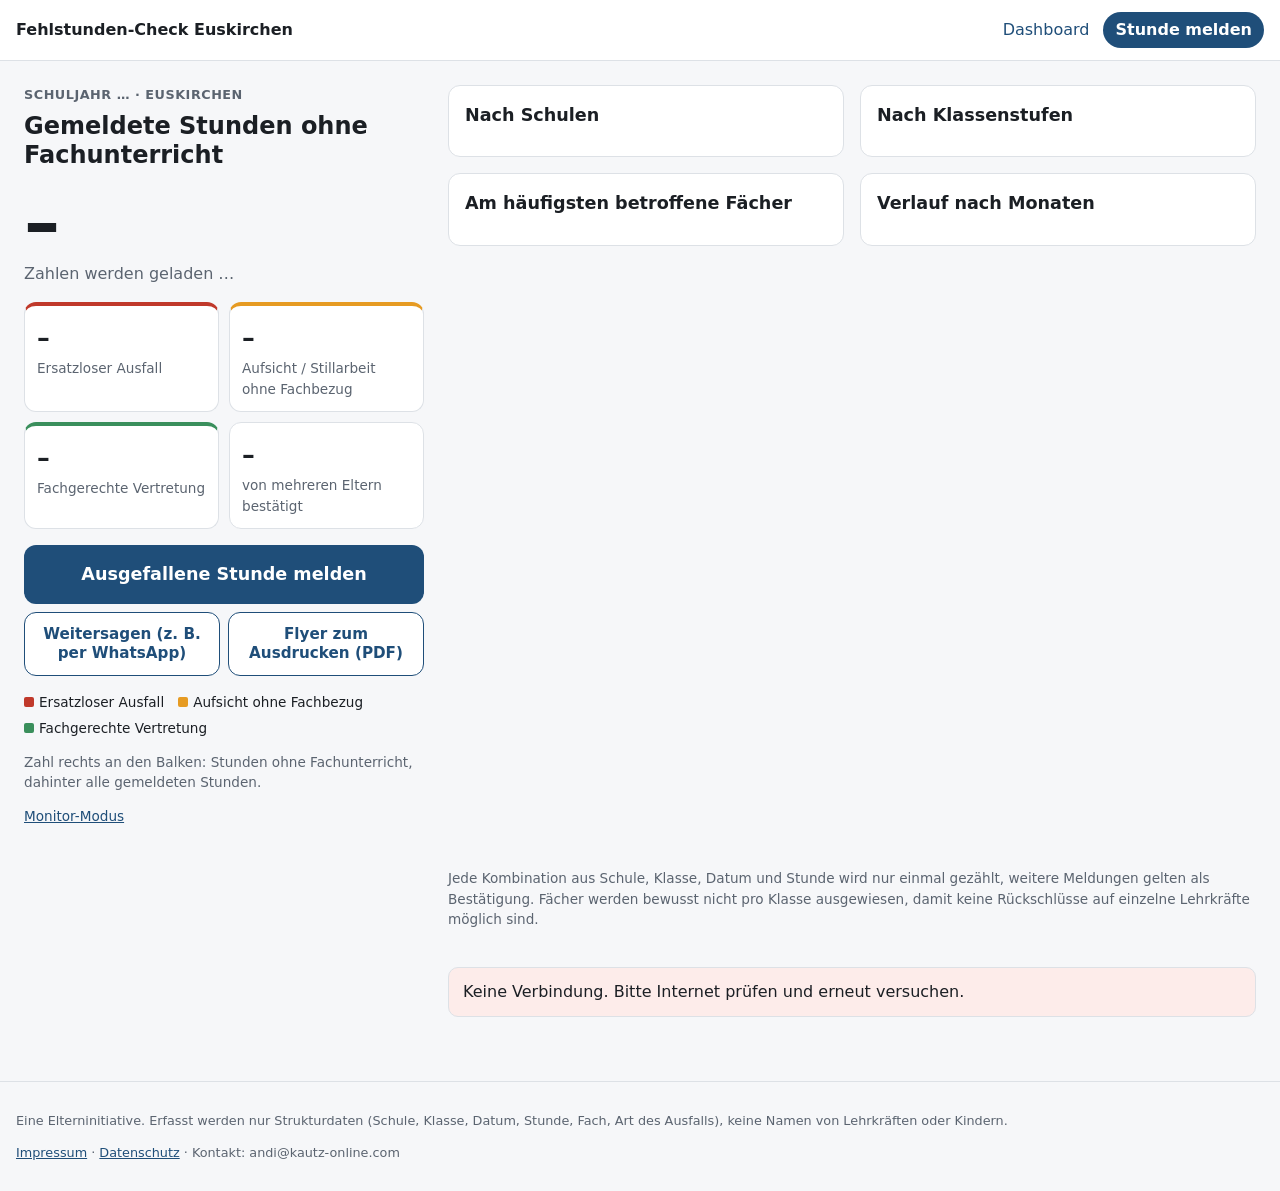
<file: index.html>
<!doctype html>
<html lang="de">
<head>
<meta charset="utf-8">
<meta name="viewport" content="width=device-width, initial-scale=1, viewport-fit=cover">
<meta http-equiv="Content-Security-Policy" content="default-src 'self'; script-src 'self'; style-src 'self'; img-src 'self' data:; connect-src 'self' https://*.supabase.co; manifest-src 'self'; worker-src 'self'; base-uri 'none'; form-action 'self'; object-src 'none'">
<meta name="referrer" content="no-referrer">
<meta name="theme-color" content="#1f4e79">
<title>Fehlstunden-Check Euskirchen</title>
<link rel="manifest" href="manifest.webmanifest">
<link rel="icon" href="icon.svg" type="image/svg+xml">
<link rel="apple-touch-icon" href="icon-192.png">
<meta name="apple-mobile-web-app-capable" content="yes">
<link rel="stylesheet" href="style.css">
</head>
<body class="seite-dashboard">
<header class="kopf"><a href="./" class="marke" data-titel></a>
<nav><a href="./">Dashboard</a><a href="melden.html" class="knopf-klein">Stunde melden</a></nav></header>
<main class="dash" id="dash">
  <section class="held">
    <p class="ueberzeile">Schuljahr <span id="schuljahr">…</span> · Euskirchen</p>
    <h1>Gemeldete Stunden ohne Fachunterricht</h1>
    <p class="grosszahl" id="grosszahl">–</p>
    <p class="unterzeile" id="unterzeile">Zahlen werden geladen …</p>
    <div class="kacheln">
      <div class="kachel k-ausfall"><span class="kz" id="z-ausfall">–</span><span>Ersatzloser Ausfall</span></div>
      <div class="kachel k-aufsicht"><span class="kz" id="z-aufsicht">–</span><span>Aufsicht / Stillarbeit ohne Fachbezug</span></div>
      <div class="kachel k-vertretung"><span class="kz" id="z-vertretung">–</span><span>Fachgerechte Vertretung</span></div>
      <div class="kachel"><span class="kz" id="z-bestaetigt">–</span><span>von mehreren Eltern bestätigt</span></div>
    </div>
    <a href="melden.html" class="knopf nur-normal">Ausgefallene Stunde melden</a>
    <div class="weitersagen nur-normal">
      <button type="button" id="teilen" class="knopf-zweit">Weitersagen (z. B. per WhatsApp)</button>
      <a href="flyer.pdf" class="knopf-zweit" download="Flyer-Bildungszeugnis-Euskirchen.pdf">Flyer zum Ausdrucken (PDF)</a>
    </div>
    <p class="monitor-hinweis nur-monitor">Melden unter <strong id="adresse"></strong></p>
    <p class="legende">
      <span><i class="seg-ausfall"></i>Ersatzloser Ausfall</span>
      <span><i class="seg-aufsicht"></i>Aufsicht ohne Fachbezug</span>
      <span><i class="seg-vertretung"></i>Fachgerechte Vertretung</span>
    </p>
    <p class="info">Zahl rechts an den Balken: Stunden ohne Fachunterricht, dahinter alle gemeldeten Stunden.</p>
    <p class="info"><span id="stand"></span> <button type="button" id="monitor-knopf" class="textknopf nur-normal">Monitor-Modus</button><button type="button" id="monitor-aus" class="textknopf nur-monitor">Monitor-Modus beenden</button></p>
  </section>

  <div class="karten" id="karten">
    <section class="karte"><h2>Nach Schulen</h2><div id="g-schulen" class="balkenliste"></div></section>
    <section class="karte"><h2>Nach Klassenstufen</h2><div id="g-jahrgaenge" class="balkenliste"></div></section>
    <section class="karte"><h2>Am häufigsten betroffene Fächer</h2><div id="g-faecher" class="balkenliste"></div></section>
    <section class="karte"><h2>Verlauf nach Monaten</h2><div id="g-monate" class="balkenliste"></div></section>
  </div>
  <p class="info erklaerung nur-normal">Jede Kombination aus Schule, Klasse, Datum und Stunde wird nur einmal gezählt, weitere Meldungen gelten als Bestätigung. Fächer werden bewusst nicht pro Klasse ausgewiesen, damit keine Rückschlüsse auf einzelne Lehrkräfte möglich sind.</p>
  <div id="fehler" class="hinweis fehler" role="alert" hidden></div>
</main>
<footer class="fuss">
<p>Eine Elterninitiative. Erfasst werden nur Strukturdaten (Schule, Klasse, Datum, Stunde, Fach, Art des Ausfalls), keine Namen von Lehrkräften oder Kindern.</p>
<p><a href="impressum.html">Impressum</a> · <a href="datenschutz.html">Datenschutz</a> · Kontakt: <span data-kontakt></span></p>
</footer>
<script src="config.js"></script><script src="api.js"></script><script src="dashboard.js"></script>
</body></html>
</file>
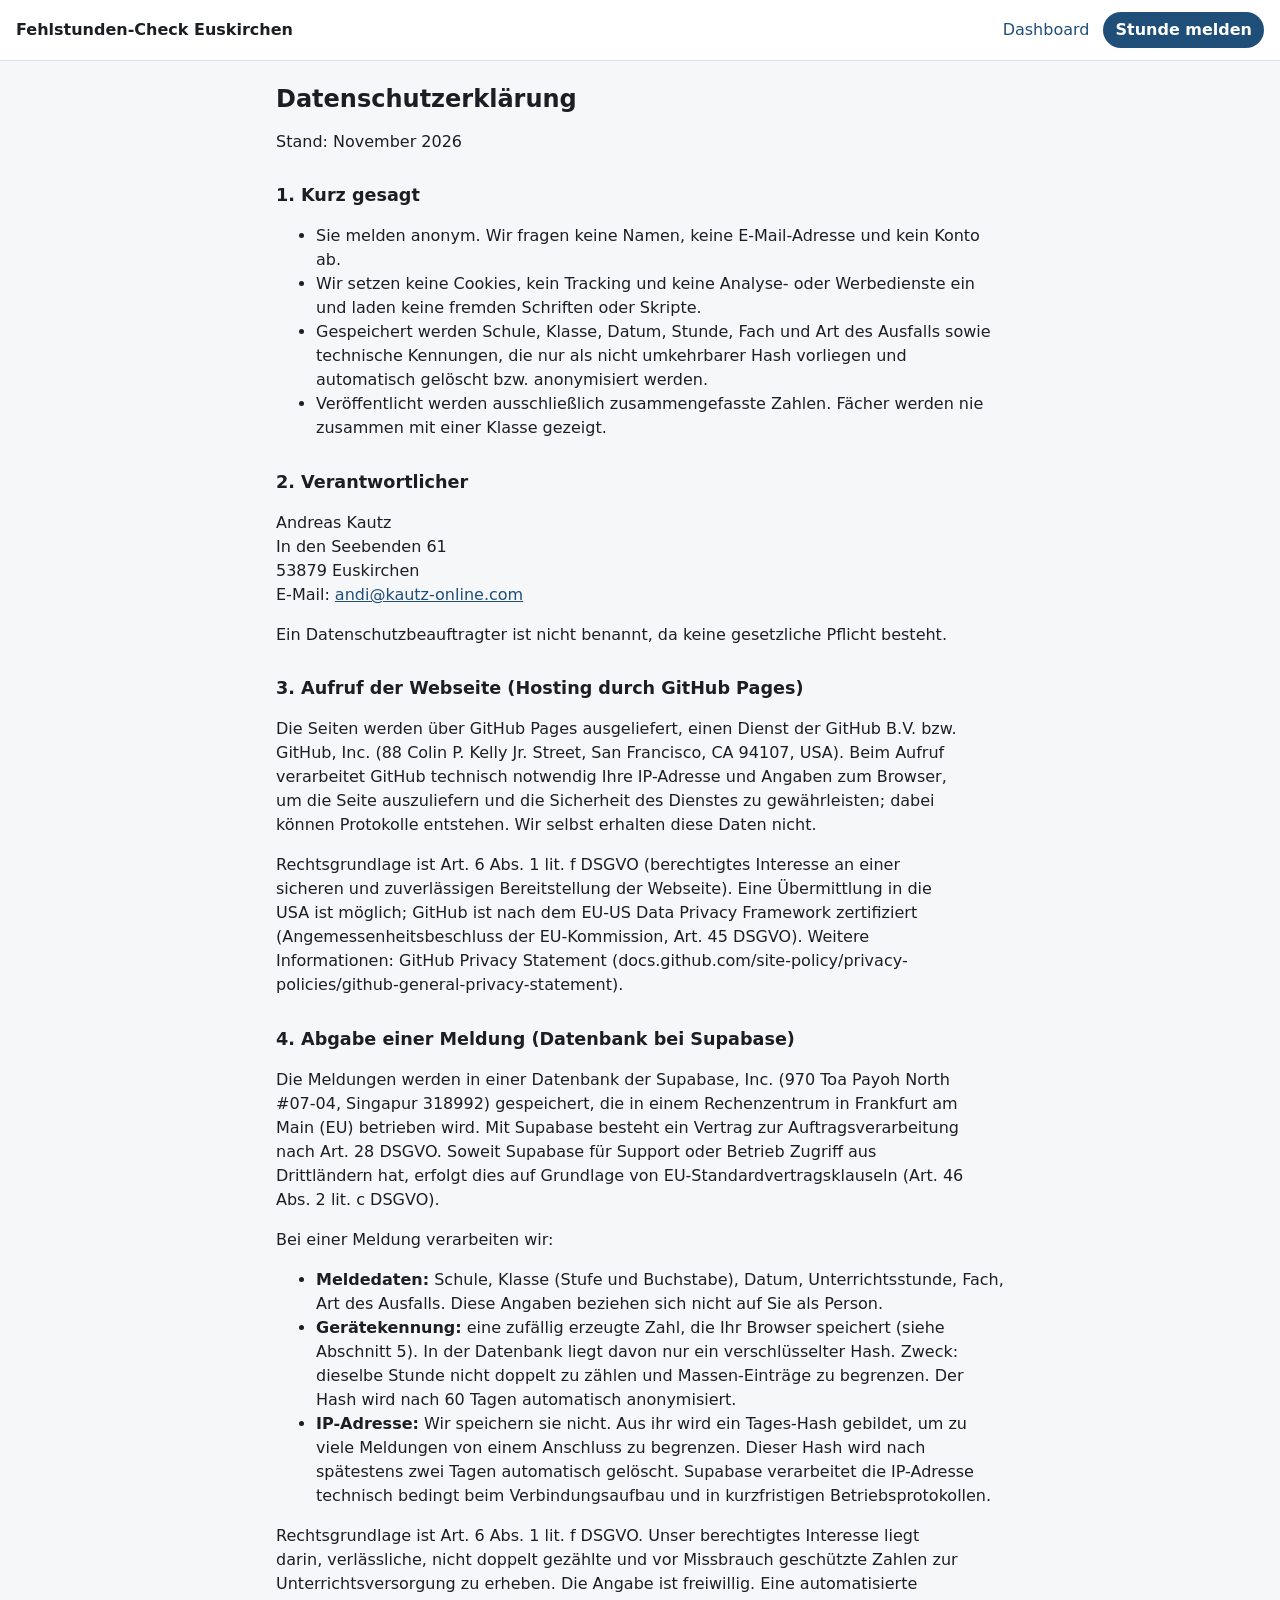
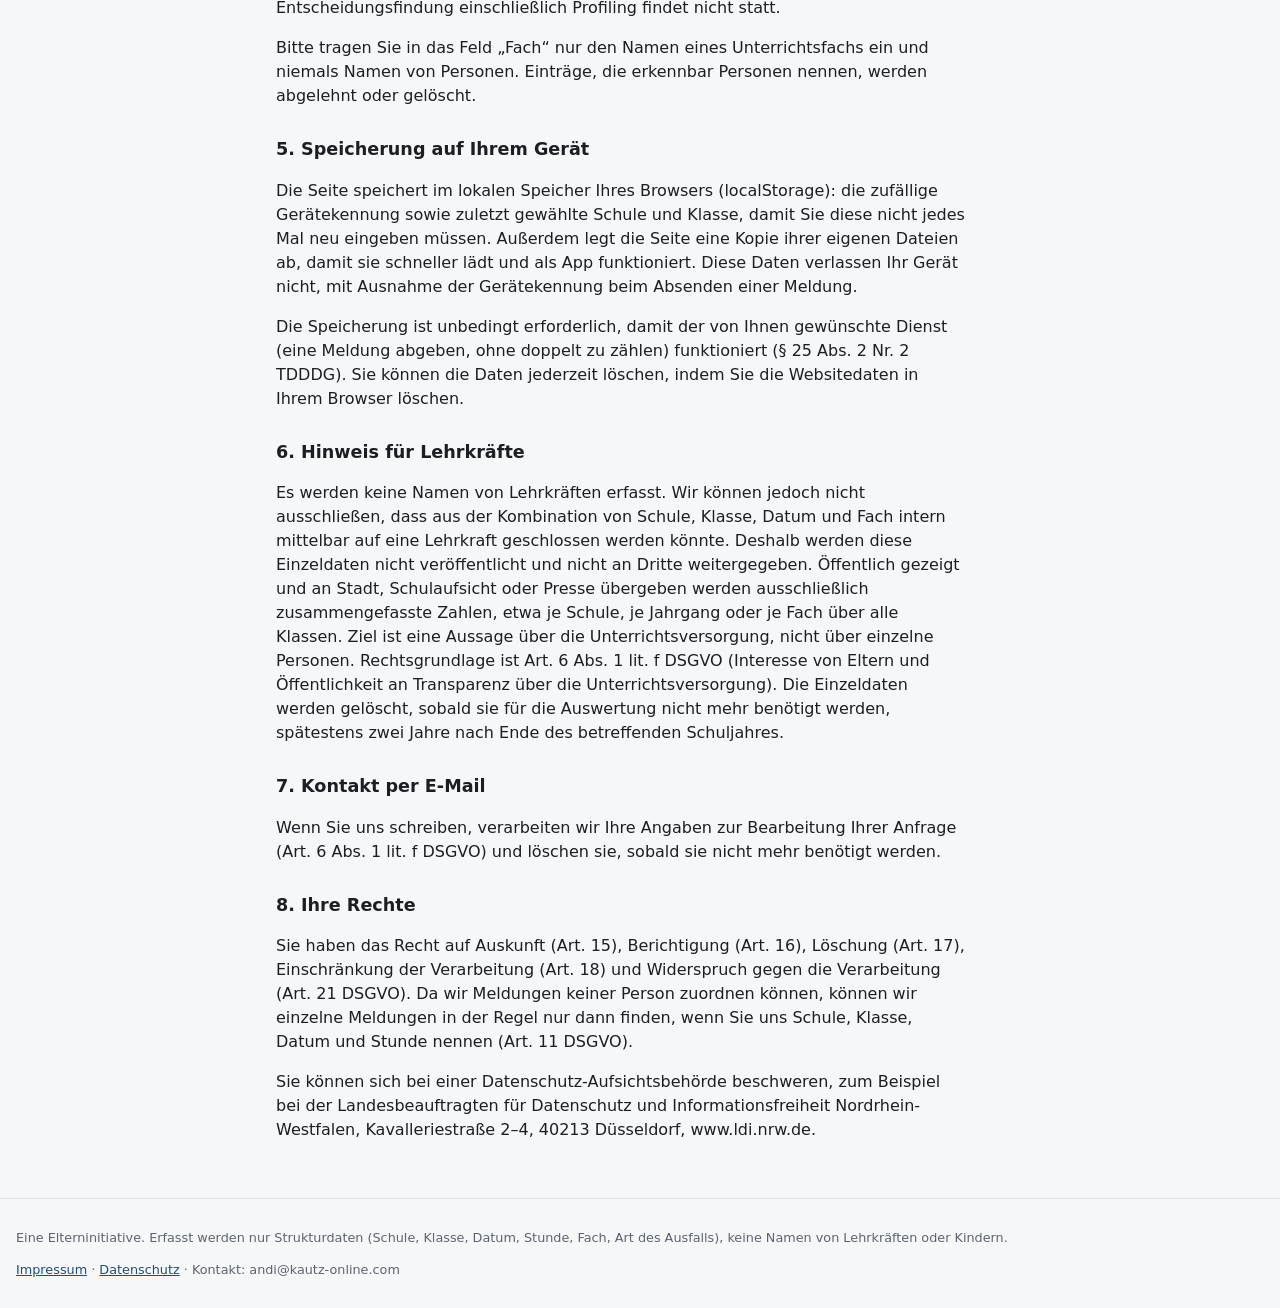
<file: datenschutz.html>
<!doctype html>
<html lang="de">
<head>
<meta charset="utf-8">
<meta name="viewport" content="width=device-width, initial-scale=1, viewport-fit=cover">
<meta http-equiv="Content-Security-Policy" content="default-src 'self'; script-src 'self'; style-src 'self'; img-src 'self' data:; connect-src 'self' https://*.supabase.co; manifest-src 'self'; worker-src 'self'; base-uri 'none'; form-action 'self'; object-src 'none'">
<meta name="referrer" content="no-referrer">
<meta name="theme-color" content="#1f4e79">
<title>Datenschutzerklärung</title>
<link rel="manifest" href="manifest.webmanifest">
<link rel="icon" href="icon.svg" type="image/svg+xml">
<link rel="apple-touch-icon" href="icon-192.png">
<meta name="apple-mobile-web-app-capable" content="yes">
<link rel="stylesheet" href="style.css">
</head>
<body class="seite-text">
<header class="kopf"><a href="./" class="marke" data-titel></a>
<nav><a href="./">Dashboard</a><a href="melden.html" class="knopf-klein">Stunde melden</a></nav></header>
<main class="text">
<h1>Datenschutzerklärung</h1>
<p>Stand: November 2026</p>

<h2>1. Kurz gesagt</h2>
<ul>
  <li>Sie melden anonym. Wir fragen keine Namen, keine E-Mail-Adresse und kein Konto ab.</li>
  <li>Wir setzen keine Cookies, kein Tracking und keine Analyse- oder Werbedienste ein und laden keine fremden Schriften oder Skripte.</li>
  <li>Gespeichert werden Schule, Klasse, Datum, Stunde, Fach und Art des Ausfalls sowie technische Kennungen, die nur als nicht umkehrbarer Hash vorliegen und automatisch gelöscht bzw. anonymisiert werden.</li>
  <li>Veröffentlicht werden ausschließlich zusammengefasste Zahlen. Fächer werden nie zusammen mit einer Klasse gezeigt.</li>
</ul>

<h2>2. Verantwortlicher</h2>
<p>Andreas Kautz<br>In den Seebenden 61<br>53879 Euskirchen<br>E-Mail: <a href="mailto:andi@kautz-online.com">andi@kautz-online.com</a></p>
<p>Ein Datenschutzbeauftragter ist nicht benannt, da keine gesetzliche Pflicht besteht.</p>

<h2>3. Aufruf der Webseite (Hosting durch GitHub Pages)</h2>
<p>Die Seiten werden über GitHub Pages ausgeliefert, einen Dienst der GitHub B.V. bzw. GitHub, Inc. (88 Colin P. Kelly Jr. Street, San Francisco, CA 94107, USA). Beim Aufruf verarbeitet GitHub technisch notwendig Ihre IP-Adresse und Angaben zum Browser, um die Seite auszuliefern und die Sicherheit des Dienstes zu gewährleisten; dabei können Protokolle entstehen. Wir selbst erhalten diese Daten nicht.</p>
<p>Rechtsgrundlage ist Art. 6 Abs. 1 lit. f DSGVO (berechtigtes Interesse an einer sicheren und zuverlässigen Bereitstellung der Webseite). Eine Übermittlung in die USA ist möglich; GitHub ist nach dem EU-US Data Privacy Framework zertifiziert (Angemessenheitsbeschluss der EU-Kommission, Art. 45 DSGVO). Weitere Informationen: GitHub Privacy Statement (docs.github.com/site-policy/privacy-policies/github-general-privacy-statement).</p>

<h2>4. Abgabe einer Meldung (Datenbank bei Supabase)</h2>
<p>Die Meldungen werden in einer Datenbank der Supabase, Inc. (970 Toa Payoh North #07-04, Singapur 318992) gespeichert, die in einem Rechenzentrum in Frankfurt am Main (EU) betrieben wird. Mit Supabase besteht ein Vertrag zur Auftragsverarbeitung nach Art. 28 DSGVO. Soweit Supabase für Support oder Betrieb Zugriff aus Drittländern hat, erfolgt dies auf Grundlage von EU-Standardvertragsklauseln (Art. 46 Abs. 2 lit. c DSGVO).</p>
<p>Bei einer Meldung verarbeiten wir:</p>
<ul>
  <li><strong>Meldedaten:</strong> Schule, Klasse (Stufe und Buchstabe), Datum, Unterrichtsstunde, Fach, Art des Ausfalls. Diese Angaben beziehen sich nicht auf Sie als Person.</li>
  <li><strong>Gerätekennung:</strong> eine zufällig erzeugte Zahl, die Ihr Browser speichert (siehe Abschnitt 5). In der Datenbank liegt davon nur ein verschlüsselter Hash. Zweck: dieselbe Stunde nicht doppelt zu zählen und Massen-Einträge zu begrenzen. Der Hash wird nach 60 Tagen automatisch anonymisiert.</li>
  <li><strong>IP-Adresse:</strong> Wir speichern sie nicht. Aus ihr wird ein Tages-Hash gebildet, um zu viele Meldungen von einem Anschluss zu begrenzen. Dieser Hash wird nach spätestens zwei Tagen automatisch gelöscht. Supabase verarbeitet die IP-Adresse technisch bedingt beim Verbindungsaufbau und in kurzfristigen Betriebsprotokollen.</li>
</ul>
<p>Rechtsgrundlage ist Art. 6 Abs. 1 lit. f DSGVO. Unser berechtigtes Interesse liegt darin, verlässliche, nicht doppelt gezählte und vor Missbrauch geschützte Zahlen zur Unterrichtsversorgung zu erheben. Die Angabe ist freiwillig. Eine automatisierte Entscheidungsfindung einschließlich Profiling findet nicht statt.</p>
<p>Bitte tragen Sie in das Feld „Fach“ nur den Namen eines Unterrichtsfachs ein und niemals Namen von Personen. Einträge, die erkennbar Personen nennen, werden abgelehnt oder gelöscht.</p>

<h2>5. Speicherung auf Ihrem Gerät</h2>
<p>Die Seite speichert im lokalen Speicher Ihres Browsers (localStorage): die zufällige Gerätekennung sowie zuletzt gewählte Schule und Klasse, damit Sie diese nicht jedes Mal neu eingeben müssen. Außerdem legt die Seite eine Kopie ihrer eigenen Dateien ab, damit sie schneller lädt und als App funktioniert. Diese Daten verlassen Ihr Gerät nicht, mit Ausnahme der Gerätekennung beim Absenden einer Meldung.</p>
<p>Die Speicherung ist unbedingt erforderlich, damit der von Ihnen gewünschte Dienst (eine Meldung abgeben, ohne doppelt zu zählen) funktioniert (§ 25 Abs. 2 Nr. 2 TDDDG). Sie können die Daten jederzeit löschen, indem Sie die Websitedaten in Ihrem Browser löschen.</p>

<h2>6. Hinweis für Lehrkräfte</h2>
<p>Es werden keine Namen von Lehrkräften erfasst. Wir können jedoch nicht ausschließen, dass aus der Kombination von Schule, Klasse, Datum und Fach intern mittelbar auf eine Lehrkraft geschlossen werden könnte. Deshalb werden diese Einzeldaten nicht veröffentlicht und nicht an Dritte weitergegeben. Öffentlich gezeigt und an Stadt, Schulaufsicht oder Presse übergeben werden ausschließlich zusammengefasste Zahlen, etwa je Schule, je Jahrgang oder je Fach über alle Klassen. Ziel ist eine Aussage über die Unterrichtsversorgung, nicht über einzelne Personen. Rechtsgrundlage ist Art. 6 Abs. 1 lit. f DSGVO (Interesse von Eltern und Öffentlichkeit an Transparenz über die Unterrichtsversorgung). Die Einzeldaten werden gelöscht, sobald sie für die Auswertung nicht mehr benötigt werden, spätestens zwei Jahre nach Ende des betreffenden Schuljahres.</p>

<h2>7. Kontakt per E-Mail</h2>
<p>Wenn Sie uns schreiben, verarbeiten wir Ihre Angaben zur Bearbeitung Ihrer Anfrage (Art. 6 Abs. 1 lit. f DSGVO) und löschen sie, sobald sie nicht mehr benötigt werden.</p>

<h2>8. Ihre Rechte</h2>
<p>Sie haben das Recht auf Auskunft (Art. 15), Berichtigung (Art. 16), Löschung (Art. 17), Einschränkung der Verarbeitung (Art. 18) und Widerspruch gegen die Verarbeitung (Art. 21 DSGVO). Da wir Meldungen keiner Person zuordnen können, können wir einzelne Meldungen in der Regel nur dann finden, wenn Sie uns Schule, Klasse, Datum und Stunde nennen (Art. 11 DSGVO).</p>
<p>Sie können sich bei einer Datenschutz-Aufsichtsbehörde beschweren, zum Beispiel bei der Landesbeauftragten für Datenschutz und Informationsfreiheit Nordrhein-Westfalen, Kavalleriestraße 2–4, 40213 Düsseldorf, www.ldi.nrw.de.</p>
</main>
<footer class="fuss">
<p>Eine Elterninitiative. Erfasst werden nur Strukturdaten (Schule, Klasse, Datum, Stunde, Fach, Art des Ausfalls), keine Namen von Lehrkräften oder Kindern.</p>
<p><a href="impressum.html">Impressum</a> · <a href="datenschutz.html">Datenschutz</a> · Kontakt: <span data-kontakt></span></p>
</footer>
<script src="config.js"></script><script src="api.js"></script>
</body></html>
</file>
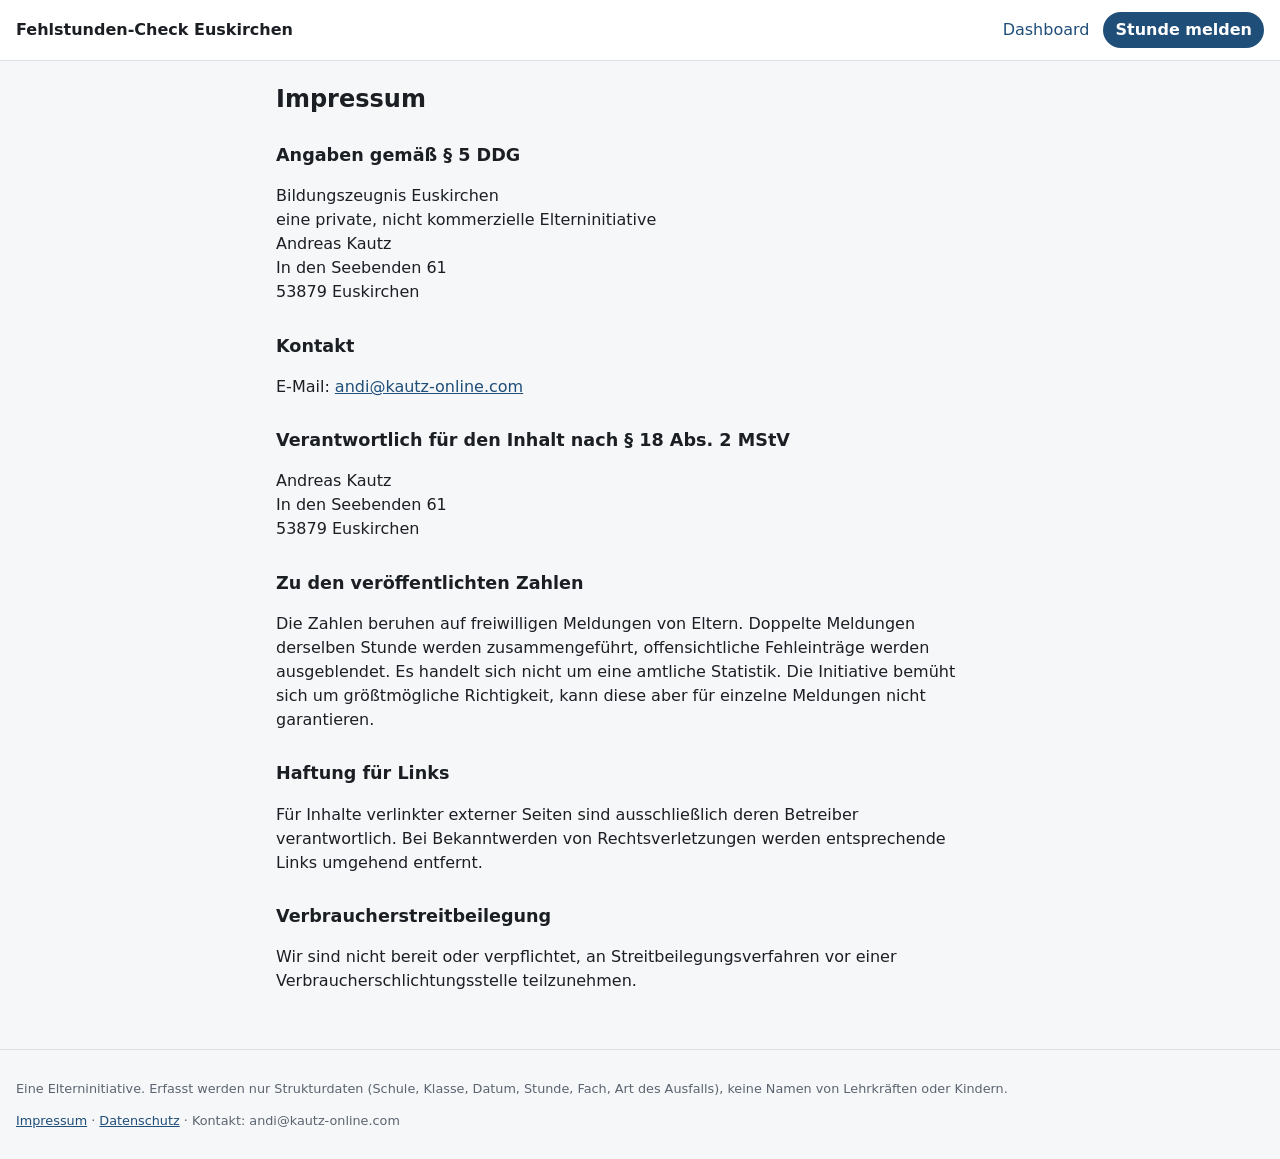
<file: impressum.html>
<!doctype html>
<html lang="de">
<head>
<meta charset="utf-8">
<meta name="viewport" content="width=device-width, initial-scale=1, viewport-fit=cover">
<meta http-equiv="Content-Security-Policy" content="default-src 'self'; script-src 'self'; style-src 'self'; img-src 'self' data:; connect-src 'self' https://*.supabase.co; manifest-src 'self'; worker-src 'self'; base-uri 'none'; form-action 'self'; object-src 'none'">
<meta name="referrer" content="no-referrer">
<meta name="theme-color" content="#1f4e79">
<title>Impressum</title>
<link rel="manifest" href="manifest.webmanifest">
<link rel="icon" href="icon.svg" type="image/svg+xml">
<link rel="apple-touch-icon" href="icon-192.png">
<meta name="apple-mobile-web-app-capable" content="yes">
<link rel="stylesheet" href="style.css">
</head>
<body class="seite-text">
<header class="kopf"><a href="./" class="marke" data-titel></a>
<nav><a href="./">Dashboard</a><a href="melden.html" class="knopf-klein">Stunde melden</a></nav></header>
<main class="text">
<h1>Impressum</h1>

<h2>Angaben gemäß § 5 DDG</h2>
<p>Bildungszeugnis Euskirchen<br>eine private, nicht kommerzielle Elterninitiative<br>
Andreas Kautz<br>In den Seebenden 61<br>53879 Euskirchen</p>

<h2>Kontakt</h2>
<p>E-Mail: <a href="mailto:andi@kautz-online.com">andi@kautz-online.com</a></p>

<h2>Verantwortlich für den Inhalt nach § 18 Abs. 2 MStV</h2>
<p>Andreas Kautz<br>In den Seebenden 61<br>53879 Euskirchen</p>

<h2>Zu den veröffentlichten Zahlen</h2>
<p>Die Zahlen beruhen auf freiwilligen Meldungen von Eltern. Doppelte Meldungen derselben Stunde werden zusammengeführt, offensichtliche Fehleinträge werden ausgeblendet. Es handelt sich nicht um eine amtliche Statistik. Die Initiative bemüht sich um größtmögliche Richtigkeit, kann diese aber für einzelne Meldungen nicht garantieren.</p>

<h2>Haftung für Links</h2>
<p>Für Inhalte verlinkter externer Seiten sind ausschließlich deren Betreiber verantwortlich. Bei Bekanntwerden von Rechtsverletzungen werden entsprechende Links umgehend entfernt.</p>

<h2>Verbraucherstreitbeilegung</h2>
<p>Wir sind nicht bereit oder verpflichtet, an Streitbeilegungsverfahren vor einer Verbraucherschlichtungsstelle teilzunehmen.</p>
</main>
<footer class="fuss">
<p>Eine Elterninitiative. Erfasst werden nur Strukturdaten (Schule, Klasse, Datum, Stunde, Fach, Art des Ausfalls), keine Namen von Lehrkräften oder Kindern.</p>
<p><a href="impressum.html">Impressum</a> · <a href="datenschutz.html">Datenschutz</a> · Kontakt: <span data-kontakt></span></p>
</footer>
<script src="config.js"></script><script src="api.js"></script>
</body></html>
</file>
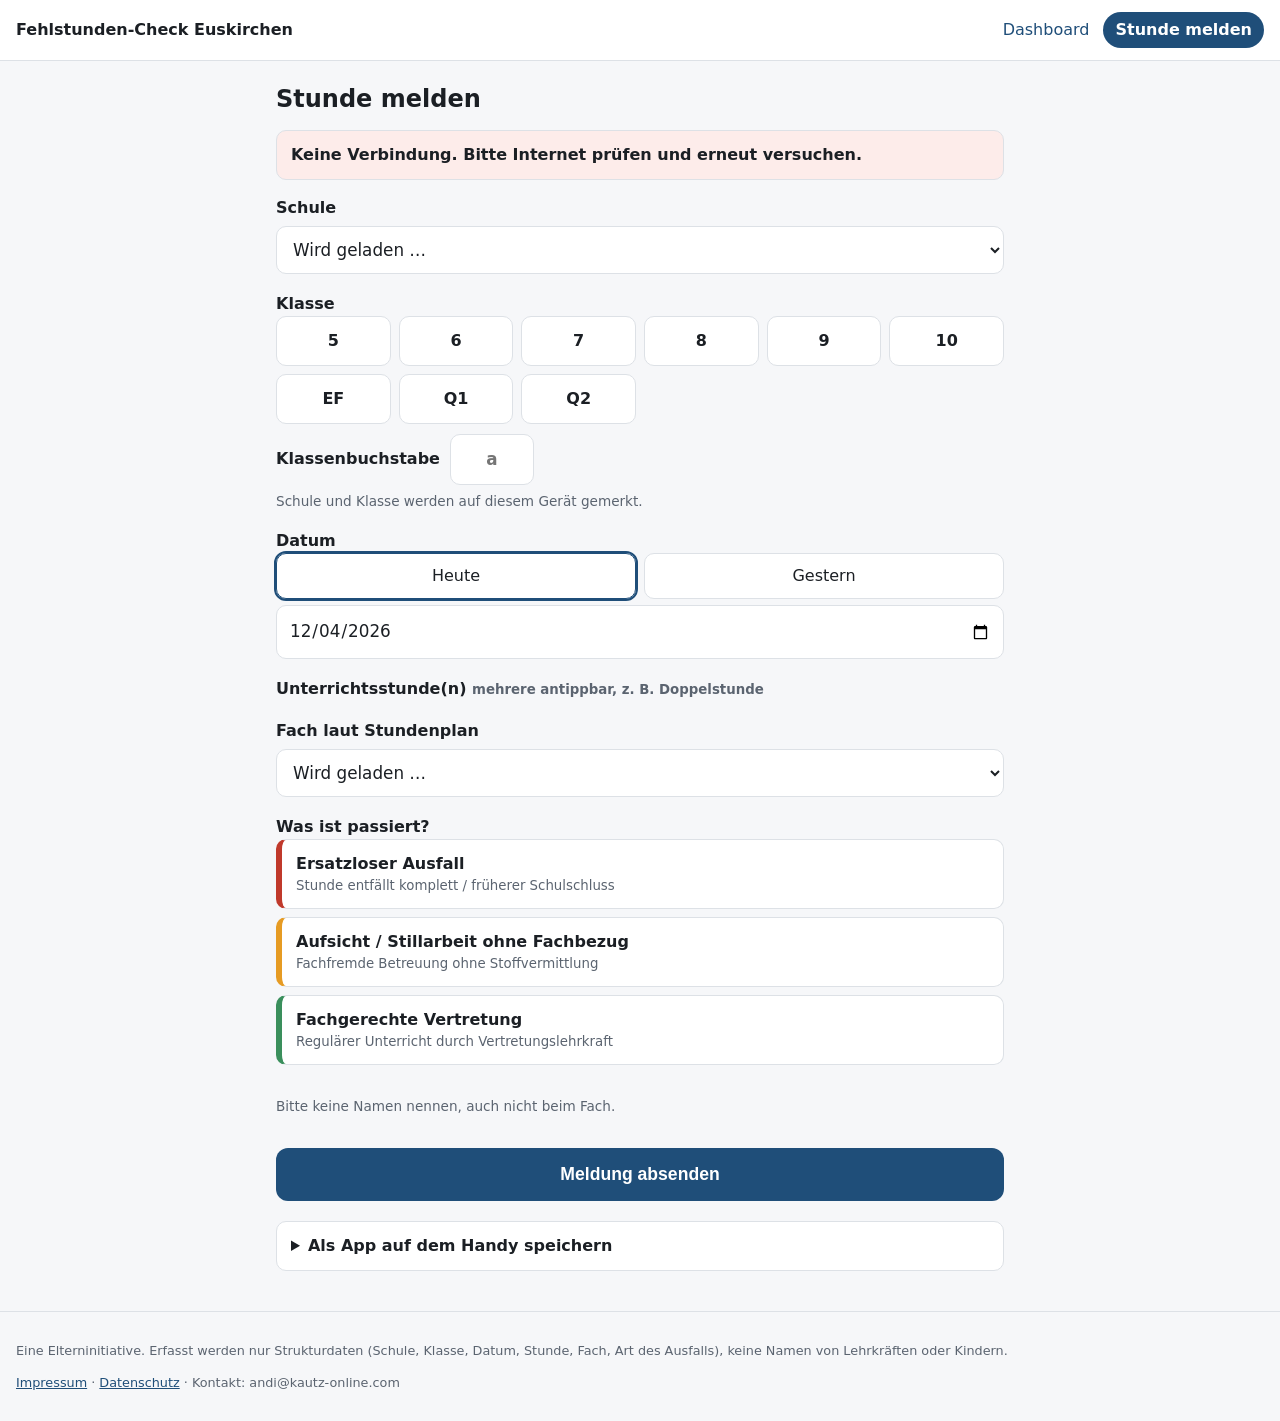
<file: melden.html>
<!doctype html>
<html lang="de">
<head>
<meta charset="utf-8">
<meta name="viewport" content="width=device-width, initial-scale=1, viewport-fit=cover">
<meta http-equiv="Content-Security-Policy" content="default-src 'self'; script-src 'self'; style-src 'self'; img-src 'self' data:; connect-src 'self' https://*.supabase.co; manifest-src 'self'; worker-src 'self'; base-uri 'none'; form-action 'self'; object-src 'none'">
<meta name="referrer" content="no-referrer">
<meta name="theme-color" content="#1f4e79">
<title>Stunde melden</title>
<link rel="manifest" href="manifest.webmanifest">
<link rel="icon" href="icon.svg" type="image/svg+xml">
<link rel="apple-touch-icon" href="icon-192.png">
<meta name="apple-mobile-web-app-capable" content="yes">
<link rel="stylesheet" href="style.css">
</head>
<body class="seite-melden">
<header class="kopf"><a href="./" class="marke" data-titel></a>
<nav><a href="./">Dashboard</a><a href="melden.html" class="knopf-klein">Stunde melden</a></nav></header>
<main>
<h1>Stunde melden</h1>
<div id="meldung" class="hinweis" role="status" hidden></div>

<form id="meldeformular" class="formular" novalidate>
  <label class="feld">
    <span class="beschriftung">Schule</span>
    <select id="schule" name="schule" required><option value="">Wird geladen …</option></select>
  </label>

  <fieldset class="feld">
    <legend class="beschriftung">Klasse</legend>
    <div class="stufen" id="stufen"></div>
    <label class="zug" id="zug-feld">
      <span>Klassenbuchstabe</span>
      <input id="zug" name="zug" maxlength="2" autocomplete="off" autocapitalize="none" spellcheck="false" placeholder="a" inputmode="text">
    </label>
    <small class="info">Schule und Klasse werden auf diesem Gerät gemerkt.</small>
  </fieldset>

  <fieldset class="feld">
    <legend class="beschriftung">Datum</legend>
    <div class="schnellwahl" id="datum-schnell">
      <button type="button" data-tage="0">Heute</button>
      <button type="button" data-tage="1">Gestern</button>
    </div>
    <input type="date" id="datum" name="datum" required>
  </fieldset>

  <fieldset class="feld">
    <legend class="beschriftung">Unterrichtsstunde(n) <small>mehrere antippbar, z. B. Doppelstunde</small></legend>
    <div class="stunden" id="stunden"></div>
  </fieldset>

  <div class="feld">
    <label class="beschriftung" for="fach">Fach laut Stundenplan</label>
    <select id="fach" name="fach" required><option value="">Wird geladen …</option></select>
    <input id="fach-frei" name="fach_frei" maxlength="25" autocomplete="off" placeholder="Fach eintippen, z. B. Darstellen und Gestalten" hidden>
    <label class="schalter" id="je-stunde-feld" hidden><input type="checkbox" id="je-stunde"> <span>Verschiedene Fächer: Fach für jede Stunde einzeln angeben</span></label>
    <div id="fach-liste" class="fach-liste" hidden></div>
  </div>

  <fieldset class="feld">
    <legend class="beschriftung">Was ist passiert?</legend>
    <div class="kategorien">
      <label class="kategorie kat-ausfall"><input type="radio" name="kategorie" value="ausfall"><span><strong>Ersatzloser Ausfall</strong><small>Stunde entfällt komplett / früherer Schulschluss</small></span></label>
      <label class="kategorie kat-aufsicht"><input type="radio" name="kategorie" value="aufsicht"><span><strong>Aufsicht / Stillarbeit ohne Fachbezug</strong><small>Fachfremde Betreuung ohne Stoffvermittlung</small></span></label>
      <label class="kategorie kat-vertretung"><input type="radio" name="kategorie" value="vertretung"><span><strong>Fachgerechte Vertretung</strong><small>Regulärer Unterricht durch Vertretungslehrkraft</small></span></label>
    </div>
  </fieldset>

  <p class="info">Bitte keine Namen nennen, auch nicht beim Fach.</p>
  <button type="submit" class="knopf" id="absenden">Meldung absenden</button>
</form>

<details class="app-hinweis">
  <summary>Als App auf dem Handy speichern</summary>
  <p><strong>iPhone (Safari):</strong></p>
  <ol><li>Unten auf das Teilen-Symbol tippen (Quadrat mit Pfeil nach oben).</li><li>„Zum Home-Bildschirm“ wählen, dann „Hinzufügen“.</li></ol>
  <p><strong>Android (Chrome):</strong></p>
  <ol><li>Oben rechts auf die drei Punkte ⋮ tippen.</li><li>„App installieren“ oder „Zum Startbildschirm hinzufügen“ wählen.</li></ol>
  <p class="info">Danach öffnet sich das Meldeformular direkt über das Symbol auf dem Startbildschirm.</p>
</details>
</main>
<footer class="fuss">
<p>Eine Elterninitiative. Erfasst werden nur Strukturdaten (Schule, Klasse, Datum, Stunde, Fach, Art des Ausfalls), keine Namen von Lehrkräften oder Kindern.</p>
<p><a href="impressum.html">Impressum</a> · <a href="datenschutz.html">Datenschutz</a> · Kontakt: <span data-kontakt></span></p>
</footer>
<script src="config.js"></script><script src="api.js"></script><script src="melden.js"></script>
</body></html>
</file>
<file: style.css>
:root {
  --bg: #f6f7f9; --flaeche: #ffffff; --text: #1b1f24; --leise: #5b6470; --linie: #dde1e6;
  --akzent: #1f4e79; --akzent-text: #ffffff;
  --ausfall: #c0392b; --aufsicht: #e69b23; --vertretung: #3a8f5c;
  --fehler-bg: #fdecea; --erfolg-bg: #e8f5ec;
}
@media (prefers-color-scheme: dark) {
  :root {
    --bg: #14171b; --flaeche: #1e2228; --text: #e8eaed; --leise: #a1a9b3; --linie: #343a42;
    --akzent: #6aa6dc; --akzent-text: #0d1b28;
    --ausfall: #e2685b; --aufsicht: #f0b54f; --vertretung: #5fbf85;
    --fehler-bg: #3b1f1c; --erfolg-bg: #1b3324;
  }
}
* { box-sizing: border-box; }
body { margin: 0; background: var(--bg); color: var(--text);
  font: 16px/1.5 system-ui, -apple-system, "Segoe UI", Roboto, sans-serif; }
a { color: var(--akzent); }
main { max-width: 760px; margin: 0 auto; padding: 16px; }
h1 { font-size: 1.5rem; line-height: 1.2; margin: .5rem 0 1rem; }
h2 { font-size: 1.1rem; margin: 0 0 .75rem; }
small { color: var(--leise); }

.kopf { display: flex; justify-content: space-between; align-items: center; gap: 12px; flex-wrap: wrap;
  padding: 12px 16px; background: var(--flaeche); border-bottom: 1px solid var(--linie); }
.marke { font-weight: 700; text-decoration: none; color: var(--text); }
.kopf nav { display: flex; gap: 14px; align-items: center; }
.kopf nav a { text-decoration: none; }
.knopf-klein { background: var(--akzent); color: var(--akzent-text) !important; padding: 6px 12px; border-radius: 999px; font-weight: 600; }

.knopf { display: block; width: 100%; text-align: center; border: 0; border-radius: 12px; padding: 16px;
  background: var(--akzent); color: var(--akzent-text); font-size: 1.1rem; font-weight: 700; text-decoration: none; cursor: pointer; }
.knopf:focus-visible, button:focus-visible, input:focus-visible, select:focus-visible { outline: 3px solid var(--aufsicht); outline-offset: 2px; }

/* Dashboard */
.held { text-align: center; padding: 8px 0 16px; }
.ueberzeile { margin: 0; color: var(--leise); font-weight: 600; text-transform: uppercase; letter-spacing: .04em; font-size: .8rem; }
.grosszahl { font-size: 4.5rem; font-weight: 800; line-height: 1; margin: .25rem 0; font-variant-numeric: tabular-nums; }
.unterzeile { color: var(--leise); margin: 0 0 1rem; }
.kacheln { display: grid; grid-template-columns: repeat(2, 1fr); gap: 10px; margin: 8px 0 16px; }
@media (min-width: 640px) { .kacheln { grid-template-columns: repeat(4, 1fr); } }
.kachel { background: var(--flaeche); border: 1px solid var(--linie); border-radius: 12px; padding: 12px;
  display: flex; flex-direction: column; gap: 2px; font-size: .85rem; color: var(--leise); }
.kachel .kz { font-size: 1.6rem; font-weight: 800; color: var(--text); font-variant-numeric: tabular-nums; }
.k-ausfall { border-top: 4px solid var(--ausfall); }
.k-aufsicht { border-top: 4px solid var(--aufsicht); }
.k-vertretung { border-top: 4px solid var(--vertretung); }
.karte { background: var(--flaeche); border: 1px solid var(--linie); border-radius: 12px; padding: 16px; margin-bottom: 12px; }
.balkenliste { display: flex; flex-direction: column; gap: 10px; }
.zeile-kopf { display: flex; justify-content: space-between; gap: 8px; font-size: .95rem; }
.zahl { font-weight: 700; font-variant-numeric: tabular-nums; white-space: nowrap; }
.balken { display: flex; height: 12px; border-radius: 6px; overflow: hidden; gap: 2px; margin-top: 4px; }
.seg { display: block; height: 100%; }
.seg-ausfall { background: var(--ausfall); }
.seg-aufsicht { background: var(--aufsicht); }
.seg-vertretung { background: var(--vertretung); }
.legende { display: flex; flex-wrap: wrap; gap: 6px 14px; font-size: .85rem; margin: 0 0 4px; }
.legende i { display: inline-block; width: 10px; height: 10px; border-radius: 2px; margin-right: 5px; }
.info { color: var(--leise); font-size: .85rem; }

/* Formular */
.formular { display: flex; flex-direction: column; gap: 18px; }
.feld { display: flex; flex-direction: column; gap: 6px; border: 0; margin: 0; padding: 0; min-width: 0; }
.beschriftung { font-weight: 700; padding: 0; }
input[type=text], input:not([type]), input[type=date], select {
  font: inherit; font-size: 1.05rem; padding: 12px; border-radius: 10px; border: 1px solid var(--linie);
  background: var(--flaeche); color: var(--text); width: 100%; }
#code { text-transform: uppercase; letter-spacing: .05em; }
.info.ok { color: var(--vertretung); font-weight: 600; }
.info.falsch { color: var(--ausfall); font-weight: 600; }
.schnellwahl { display: flex; gap: 8px; }
.schnellwahl button { flex: 1; font: inherit; padding: 10px; border-radius: 10px; border: 1px solid var(--linie);
  background: var(--flaeche); color: var(--text); cursor: pointer; }
.schnellwahl button.aktiv { border-color: var(--akzent); outline: 2px solid var(--akzent); }
.stunden { display: grid; grid-template-columns: repeat(5, 1fr); gap: 8px; }
.chip input, .kategorie input { position: absolute; opacity: 0; pointer-events: none; }
.chip span { display: block; text-align: center; padding: 12px 0; border-radius: 10px; border: 1px solid var(--linie);
  background: var(--flaeche); font-weight: 700; cursor: pointer; font-variant-numeric: tabular-nums; }
.chip input:checked + span { background: var(--akzent); color: var(--akzent-text); border-color: var(--akzent); }
.chip input:focus-visible + span, .kategorie input:focus-visible + span { outline: 3px solid var(--aufsicht); outline-offset: 2px; }
.kategorien { display: flex; flex-direction: column; gap: 8px; }
.kategorie span { display: flex; flex-direction: column; padding: 12px 14px; border-radius: 10px; border: 1px solid var(--linie);
  border-left-width: 6px; background: var(--flaeche); cursor: pointer; }
.kat-ausfall span { border-left-color: var(--ausfall); }
.kat-aufsicht span { border-left-color: var(--aufsicht); }
.kat-vertretung span { border-left-color: var(--vertretung); }
.kategorie input:checked + span { outline: 3px solid var(--akzent); }

.hinweis { border-radius: 10px; padding: 12px 14px; margin-bottom: 16px; background: var(--flaeche); border: 1px solid var(--linie); }
.hinweis ul { margin: .4rem 0; padding-left: 1.2rem; }
.fehler { background: var(--fehler-bg); }
.erfolg { background: var(--erfolg-bg); }

.fuss { max-width: 760px; margin: 24px auto 0; padding: 16px; color: var(--leise); font-size: .8rem; border-top: 1px solid var(--linie); }

/* ---------- Ergänzungen statische Version ---------- */
[hidden] { display: none !important; }
.textknopf { background: none; border: 0; padding: 0; font: inherit; color: var(--akzent); text-decoration: underline; cursor: pointer; }
.nur-monitor { display: none; }
body.monitor .nur-monitor { display: revert; }
body.monitor .nur-normal { display: none; }
.held .legende { justify-content: center; margin-top: 16px; }
.held .kacheln { text-align: left; }
.erklaerung { margin-top: 4px; }

/* Breite Bildschirme: Kennzahlen links, Diagramme rechts im Raster */
@media (min-width: 1000px) {
  main.dash { max-width: 1600px; display: grid; grid-template-columns: minmax(320px, 400px) 1fr; gap: 24px; align-items: start; padding: 24px; }
  .dash .held { position: sticky; top: 16px; text-align: left; padding: 0; }
  .dash .held .legende { justify-content: flex-start; }
  .dash .kacheln { grid-template-columns: repeat(2, 1fr); }
  .karten { display: grid; grid-template-columns: repeat(2, minmax(0, 1fr)); gap: 16px; }
  .karten .karte { margin: 0; }
  .dash .erklaerung, .dash #fehler { grid-column: 2; }
  .fuss { max-width: 1600px; }
}

/* Monitor-Modus: füllt den ganzen Bildschirm, Schrift wächst mit */
body.monitor { overflow: hidden; }
body.monitor .kopf, body.monitor .fuss { display: none; }
body.monitor main.dash {
  max-width: none; height: 100vh; padding: 2.5vh 2.5vw; gap: 2vw;
  display: grid; grid-template-columns: 28vw 1fr; font-size: clamp(14px, 1.15vw, 28px);
}
body.monitor .held { position: static; display: flex; flex-direction: column; justify-content: center; gap: .6em; }
body.monitor .held h1 { font-size: 1.9em; margin: 0; }
body.monitor .grosszahl { font-size: 7em; margin: 0; }
body.monitor .kachel { font-size: .8em; padding: .8em; }
body.monitor .kachel .kz { font-size: 2.2em; }
body.monitor .info, body.monitor .legende { font-size: .8em; }
body.monitor .monitor-hinweis { font-size: 1.1em; margin: 0; padding: .6em .8em; border-radius: 10px; background: var(--flaeche); border: 1px solid var(--linie); }
body.monitor .karten { display: grid; grid-template-columns: 1fr 1fr; grid-template-rows: 1fr 1fr; gap: 1.5vw; height: 95vh; }
body.monitor .karte { margin: 0; padding: 1.2em; overflow: hidden; }
body.monitor .karte h2 { font-size: 1.2em; }
body.monitor .balkenliste { gap: .7em; }
body.monitor .balken { height: .8em; }
body.monitor .zeile-kopf { font-size: .95em; }
body.monitor .erklaerung { display: none; }
@media (max-width: 999px) {
  body.monitor { overflow: auto; }
  body.monitor main.dash { display: block; height: auto; font-size: 16px; padding: 16px; }
  body.monitor .karten { display: block; height: auto; }
  body.monitor .karte { margin-bottom: 12px; }
}
body.monitor .grosszahl { font-size: 6em; }
body.monitor .held .info:not(:last-of-type) { display: none; }
body.monitor .held { gap: .5em; }

/* Klasse: Stufe antippen + Buchstabe */
.stufen { display: grid; grid-template-columns: repeat(6, 1fr); gap: 8px; }
.stufen .chip.aus { display: none; }
.zug { display: flex; align-items: center; gap: 10px; margin-top: 4px; }
.zug span { font-weight: 600; white-space: nowrap; }
.zug input { width: 5em; text-align: center; font-weight: 700; text-transform: lowercase; }
#fach-frei { margin-top: 4px; }

/* Textseiten (Impressum, Datenschutz) */
main.text h2 { margin-top: 1.6em; }
main.text p, main.text li { max-width: 68ch; }
mark.platzhalter { background: #ffe58a; color: #1b1f24; padding: 0 .2em; border-radius: 3px; }

/* Hinweis: als App speichern */
.app-hinweis { margin-top: 20px; background: var(--flaeche); border: 1px solid var(--linie); border-radius: 10px; padding: 12px 14px; }
.app-hinweis summary { font-weight: 700; cursor: pointer; }
.app-hinweis ol { padding-left: 1.2rem; margin: .5rem 0; }

/* Weitersagen */
.weitersagen { display: grid; grid-template-columns: 1fr 1fr; gap: 8px; margin-top: 8px; }
.knopf-zweit { display: flex; align-items: center; justify-content: center; text-align: center; padding: 12px 10px; border-radius: 12px;
  border: 1.5px solid var(--akzent); background: var(--flaeche); color: var(--akzent); font: inherit; font-weight: 700; font-size: .95rem;
  text-decoration: none; cursor: pointer; line-height: 1.25; }
.knopf-zweit:hover { background: var(--bg); }

/* Fach je Stunde */
.schalter { display: flex; gap: 10px; align-items: flex-start; margin-top: 6px; font-size: .95rem; cursor: pointer; }
.schalter input { width: 20px; height: 20px; margin: 2px 0 0; flex: none; accent-color: var(--akzent); }
.fach-liste { display: flex; flex-direction: column; gap: 8px; margin-top: 4px; }
.fach-zeile { display: grid; grid-template-columns: 4.5em 1fr; gap: 10px; align-items: center; }
.fach-zeile span { font-weight: 700; font-variant-numeric: tabular-nums; }
</file>
